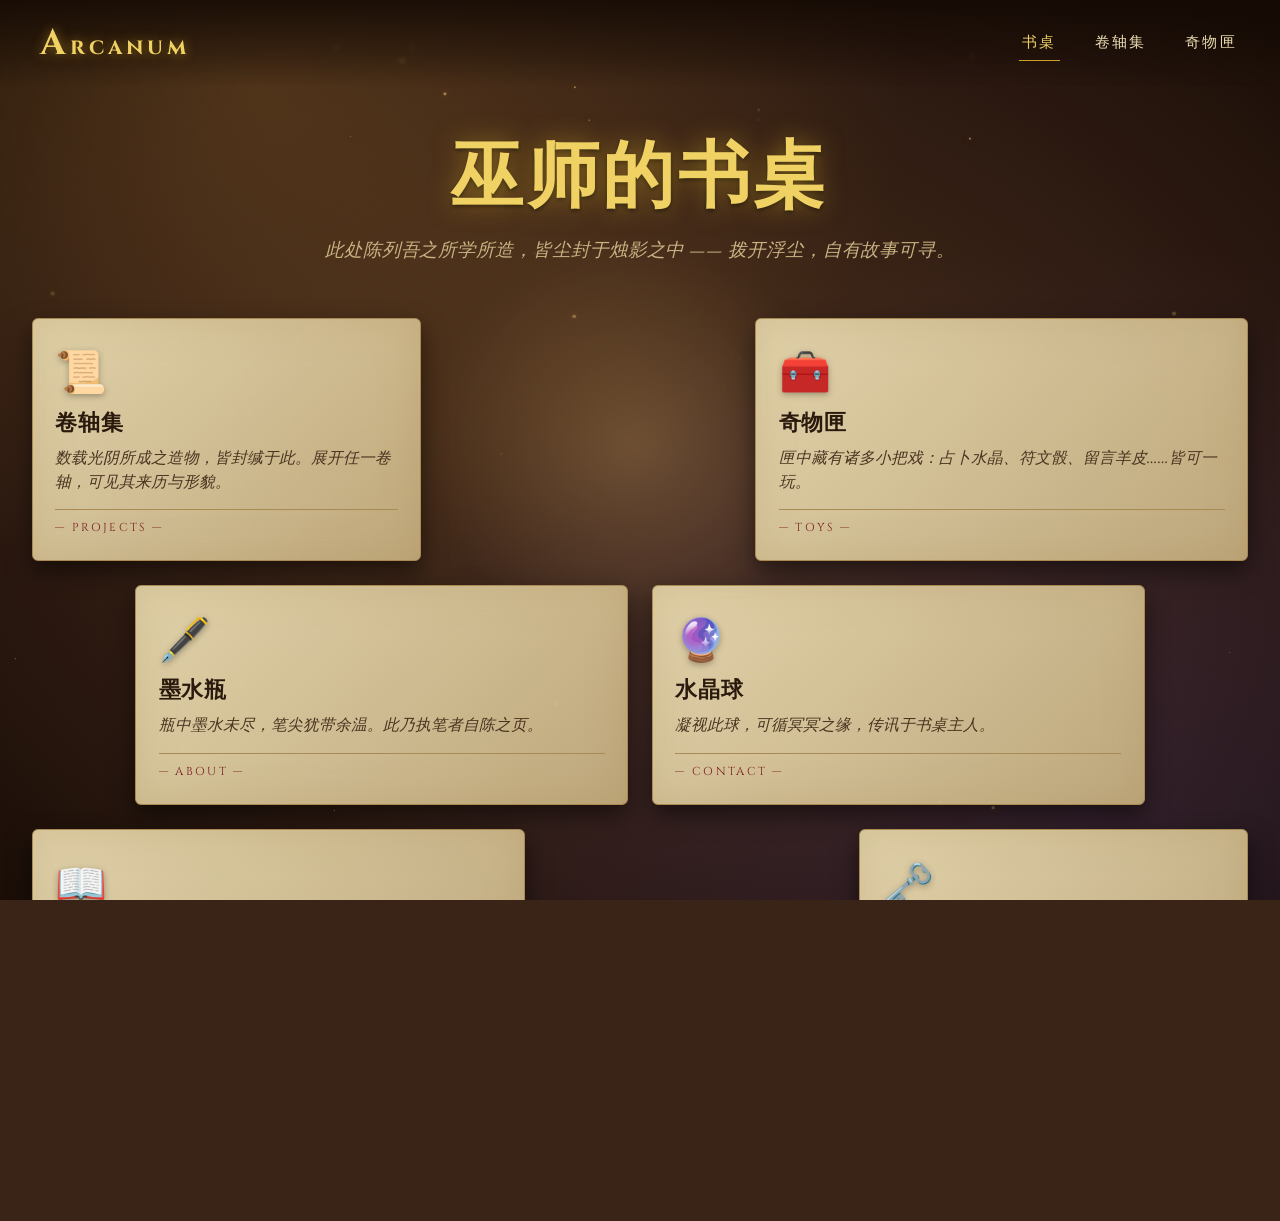
<file: index.html>
<!DOCTYPE html>
<html lang="zh-CN">
<head>
<meta charset="UTF-8">
<meta name="viewport" content="width=device-width, initial-scale=1.0">
<title>巫师的书桌 · A Wizard's Desk</title>
<link rel="stylesheet" href="assets/style.css">
</head>
<body>

<nav class="nav">
  <a href="index.html" class="nav-brand">Arcanum</a>
  <div class="nav-links">
    <a href="index.html" class="active">书桌</a>
    <a href="projects.html">卷轴集</a>
    <a href="toys.html">奇物匣</a>
  </div>
</nav>

<main>
  <section class="desk">
    <div class="desk-title reveal">
      <h1>巫师的书桌</h1>
      <p>此处陈列吾之所学所造，皆尘封于烛影之中 —— 拨开浮尘，自有故事可寻。</p>
    </div>

    <!-- 物品：项目卷轴 -->
    <a href="projects.html" class="relic pos-tl reveal" data-transition>
      <div>
        <div class="relic-icon">📜</div>
        <h3>卷轴集</h3>
        <p>数载光阴所成之造物，皆封缄于此。展开任一卷轴，可见其来历与形貌。</p>
      </div>
      <span class="relic-tag">— Projects —</span>
    </a>

    <!-- 物品：奇物匣 -->
    <a href="toys.html" class="relic pos-tr reveal" data-transition>
      <div>
        <div class="relic-icon">🧰</div>
        <h3>奇物匣</h3>
        <p>匣中藏有诸多小把戏：占卜水晶、符文骰、留言羊皮……皆可一玩。</p>
      </div>
      <span class="relic-tag">— Toys —</span>
    </a>

    <!-- 物品：墨水瓶（关于） -->
    <a href="#about" class="relic pos-ml reveal">
      <div>
        <div class="relic-icon">🖋️</div>
        <h3>墨水瓶</h3>
        <p>瓶中墨水未尽，笔尖犹带余温。此乃执笔者自陈之页。</p>
      </div>
      <span class="relic-tag">— About —</span>
    </a>

    <!-- 物品：水晶球（联系方式） -->
    <a href="#contact" class="relic pos-mr reveal">
      <div>
        <div class="relic-icon">🔮</div>
        <h3>水晶球</h3>
        <p>凝视此球，可循冥冥之缘，传讯于书桌主人。</p>
      </div>
      <span class="relic-tag">— Contact —</span>
    </a>

    <!-- 物品：书册（笔记） -->
    <a href="#" class="relic pos-bl reveal">
      <div>
        <div class="relic-icon">📖</div>
        <h3>残卷笔记</h3>
        <p>所读、所思、所疑，皆录于此。册页泛黄，字迹潦草，然偶有珠玑。</p>
      </div>
      <span class="relic-tag">— Notes —</span>
    </a>

    <!-- 物品：护身符（收藏） -->
    <a href="#" class="relic pos-br reveal">
      <div>
        <div class="relic-icon">🗝️</div>
        <h3>钥匙与符</h3>
        <p>所珍之物、所藏之链、所信之器。皆为心之所向，留作纪念。</p>
      </div>
      <span class="relic-tag">— Curated —</span>
    </a>
  </section>

  <footer class="foot">
    <span class="sep">✦</span> 烛火摇曳，墨迹未干 <span class="sep">✦</span>
  </footer>
</main>

<script src="assets/main.js"></script>
</body>
</html>
</file>
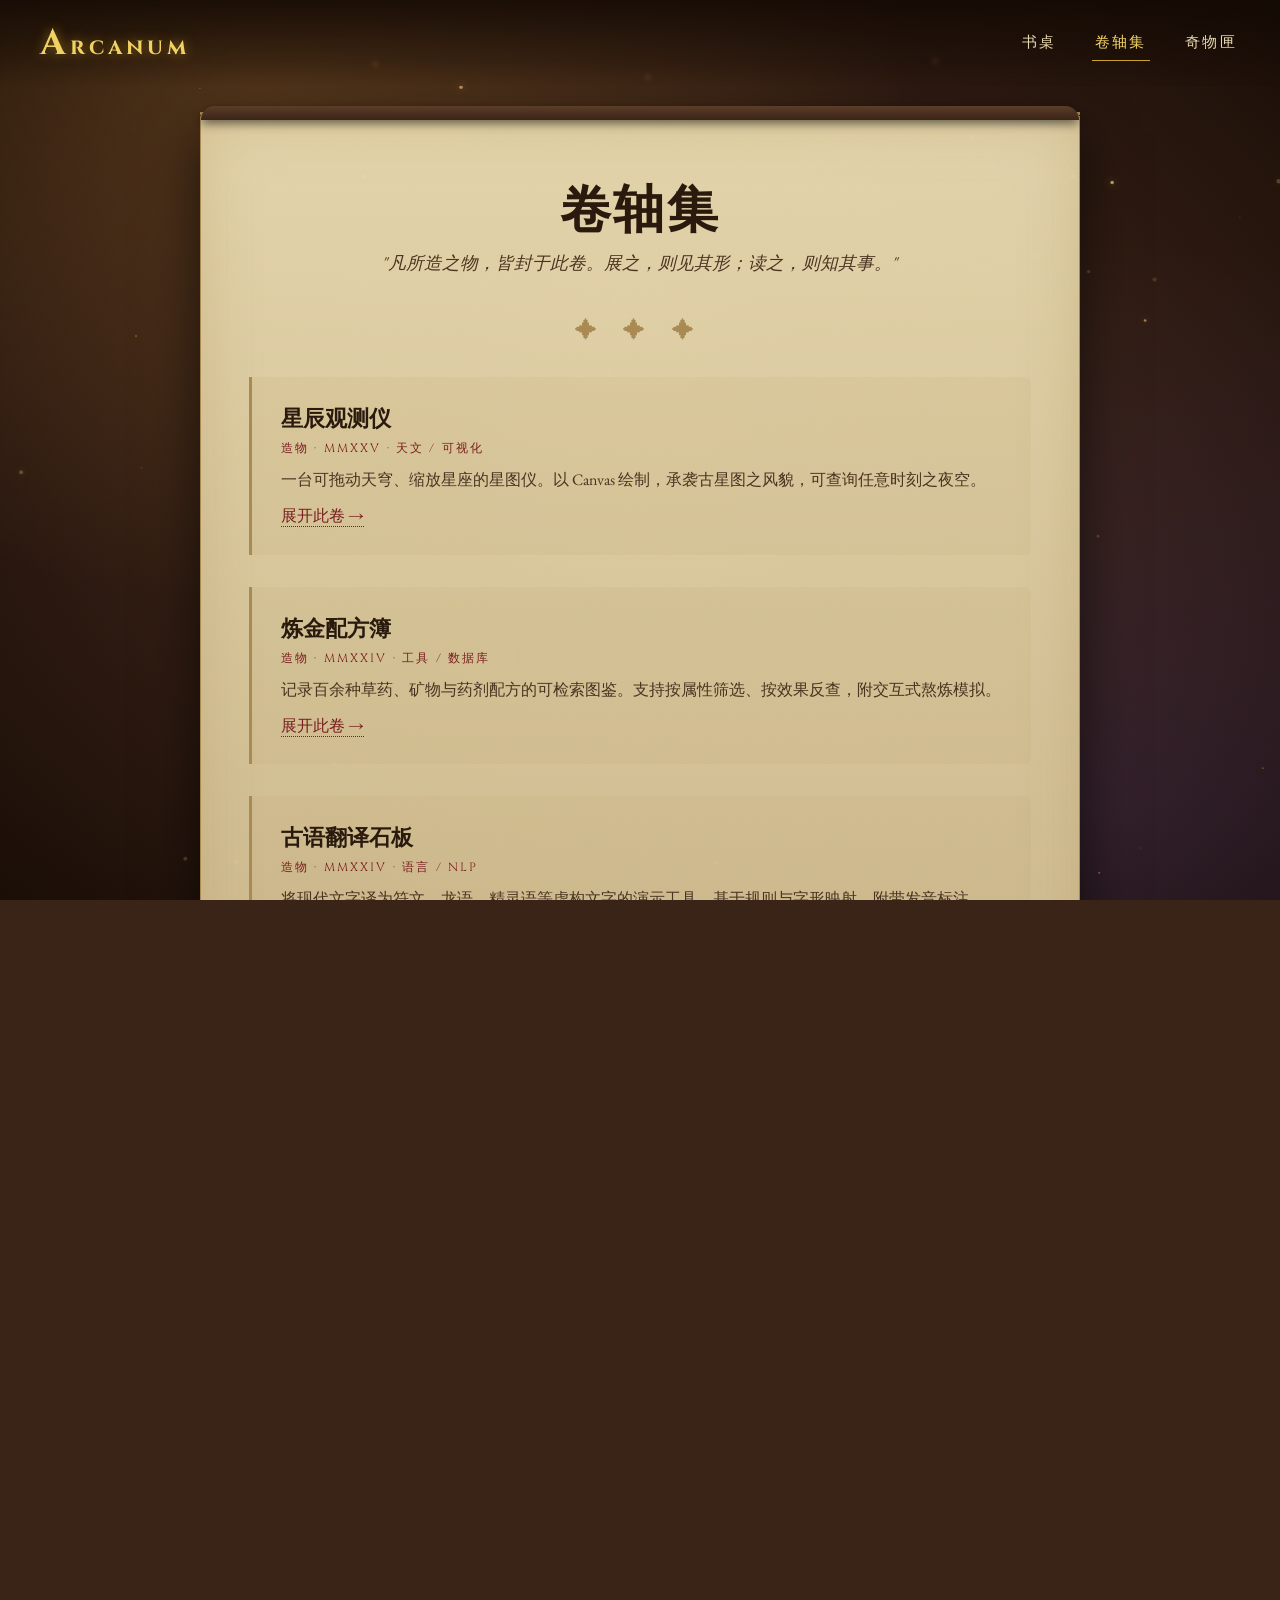
<file: projects.html>
<!DOCTYPE html>
<html lang="zh-CN">
<head>
<meta charset="UTF-8">
<meta name="viewport" content="width=device-width, initial-scale=1.0">
<title>卷轴集 · Scrolls</title>
<link rel="stylesheet" href="assets/style.css">
</head>
<body>

<nav class="nav">
  <a href="index.html" class="nav-brand">Arcanum</a>
  <div class="nav-links">
    <a href="index.html">书桌</a>
    <a href="projects.html" class="active">卷轴集</a>
    <a href="toys.html">奇物匣</a>
  </div>
</nav>

<main>
  <article class="scroll-page reveal">
    <h1 class="page-title">卷轴集</h1>
    <p class="page-sub">"凡所造之物，皆封于此卷。展之，则见其形；读之，则知其事。"</p>

    <div class="page-divider">✦ ✦ ✦</div>

    <div class="entry reveal">
      <h3>星辰观测仪</h3>
      <div class="entry-meta">造物 · MMXXV · 天文 / 可视化</div>
      <p>一台可拖动天穹、缩放星座的星图仪。以 Canvas 绘制，承袭古星图之风貌，可查询任意时刻之夜空。</p>
      <p style="margin-top:0.6rem"><a href="#">展开此卷 →</a></p>
    </div>

    <div class="entry reveal">
      <h3>炼金配方簿</h3>
      <div class="entry-meta">造物 · MMXXIV · 工具 / 数据库</div>
      <p>记录百余种草药、矿物与药剂配方的可检索图鉴。支持按属性筛选、按效果反查，附交互式熬炼模拟。</p>
      <p style="margin-top:0.6rem"><a href="#">展开此卷 →</a></p>
    </div>

    <div class="entry reveal">
      <h3>古语翻译石板</h3>
      <div class="entry-meta">造物 · MMXXIV · 语言 / NLP</div>
      <p>将现代文字译为符文、龙语、精灵语等虚构文字的演示工具。基于规则与字形映射，附带发音标注。</p>
      <p style="margin-top:0.6rem"><a href="#">展开此卷 →</a></p>
    </div>

    <div class="entry reveal">
      <h3>迷宫生成器</h3>
      <div class="entry-meta">造物 · MMXXIII · 算法 / 游戏</div>
      <p>以递归回溯算法生成随机地牢迷宫，可导出为图片或 JSON。曾用于一场跑团活动的即时地图。</p>
      <p style="margin-top:0.6rem"><a href="#">展开此卷 →</a></p>
    </div>

    <div class="entry reveal">
      <h3>书桌本站</h3>
      <div class="entry-meta">造物 · MMXXVI · 个人站点</div>
      <p>即汝此刻所观之页。以羊皮与烛火为题，欲将日常所造所玩，皆陈于一桌之上。</p>
      <p style="margin-top:0.6rem"><a href="index.html">回到书桌 →</a></p>
    </div>

    <div class="page-divider">✦ ✦ ✦</div>

    <p style="text-align:center; font-style:italic; color:var(--ink-soft);">
      卷轴未尽，墨池将涸。余者待他日补录。
    </p>
  </article>

  <footer class="foot">
    <a href="index.html" style="color:var(--parchment-dark); text-decoration:none; border-bottom:1px dotted var(--parchment-dark);">← 返回书桌</a>
    <span class="sep">✦</span> 烛火摇曳，墨迹未干 <span class="sep">✦</span>
  </footer>
</main>

<script src="assets/main.js"></script>
</body>
</html>
</file>
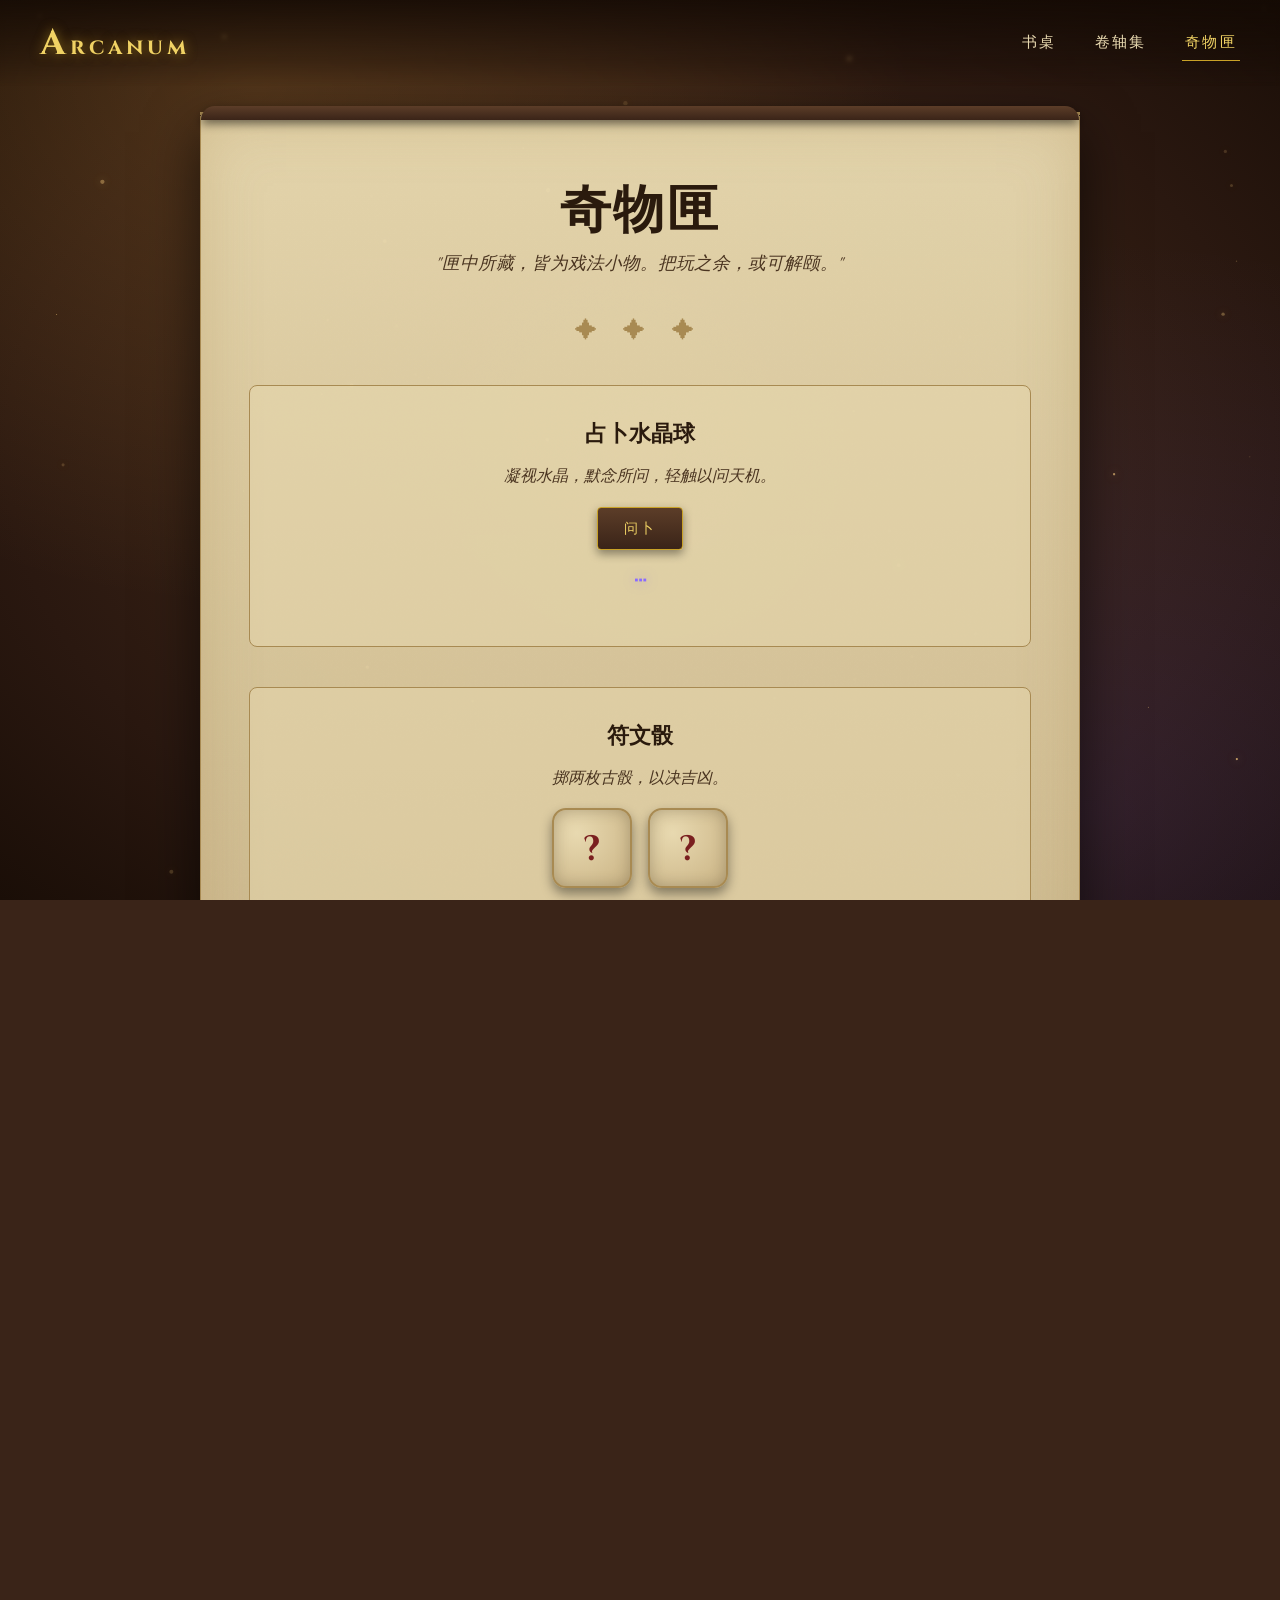
<file: toys.html>
<!DOCTYPE html>
<html lang="zh-CN">
<head>
<meta charset="UTF-8">
<meta name="viewport" content="width=device-width, initial-scale=1.0">
<title>奇物匣 · Curiosities</title>
<link rel="stylesheet" href="assets/style.css">
</head>
<body>

<nav class="nav">
  <a href="index.html" class="nav-brand">Arcanum</a>
  <div class="nav-links">
    <a href="index.html">书桌</a>
    <a href="projects.html">卷轴集</a>
    <a href="toys.html" class="active">奇物匣</a>
  </div>
</nav>

<main>
  <article class="scroll-page reveal">
    <h1 class="page-title">奇物匣</h1>
    <p class="page-sub">"匣中所藏，皆为戏法小物。把玩之余，或可解颐。"</p>

    <div class="page-divider">✦ ✦ ✦</div>

    <!-- 玩意1：占卜水晶球 -->
    <div class="toy reveal">
      <h3>占卜水晶球</h3>
      <p>凝视水晶，默念所问，轻触以问天机。</p>
      <button class="btn-rune" id="oracleBtn">问卜</button>
      <div class="oracle-display" id="oracleDisplay">⋯</div>
    </div>

    <!-- 玩意2：符文骰 -->
    <div class="toy reveal">
      <h3>符文骰</h3>
      <p>掷两枚古骰，以决吉凶。</p>
      <div class="dice-area" id="diceArea">
        <span class="die">?</span><span class="die">?</span>
      </div>
      <button class="btn-rune" id="diceBtn">掷骰</button>
      <div class="oracle-display" id="diceResult" style="font-size:1.1rem; min-height:1.5rem;"></div>
    </div>

    <!-- 玩意3：今日箴言 -->
    <div class="toy reveal">
      <h3>今日箴言</h3>
      <p>翻开羊皮，取一句古训为今日之铭。</p>
      <button class="btn-rune" id="proverbBtn">揭帖</button>
      <div class="oracle-display" id="proverbDisplay" style="font-size:1.15rem;"></div>
    </div>

    <div class="page-divider">✦ ✦ ✦</div>

    <p style="text-align:center; font-style:italic; color:var(--ink-soft);">
      匣底尚有余位，异日再添新物。
    </p>
  </article>

  <footer class="foot">
    <a href="index.html" style="color:var(--parchment-dark); text-decoration:none; border-bottom:1px dotted var(--parchment-dark);">← 返回书桌</a>
    <span class="sep">✦</span> 烛火摇曳，墨迹未干 <span class="sep">✦</span>
  </footer>
</main>

<script src="assets/main.js"></script>
<script>
/* ---------- 占卜水晶球 ---------- */
const oracles = [
  "星辰示以吉兆，宜前行。",
  "雾色未明，且待明日再问。",
  "所求之事，藏于汝心深处。",
  "逆风而行，亦能至岸。",
  "莫问前程，但问脚下。",
  "天机不可泄，唯勤可解之。",
  "旧缘将续，新缘未至。",
  "所失之物，近在咫尺。",
  "慎言，慎行，慎信。",
  "今日宜静，不宜动。"
];
const oracleBtn = document.getElementById('oracleBtn');
const oracleDisplay = document.getElementById('oracleDisplay');
oracleBtn.addEventListener('click', () => {
  oracleDisplay.style.opacity = '0';
  setTimeout(() => {
    oracleDisplay.textContent = oracles[Math.floor(Math.random() * oracles.length)];
    oracleDisplay.style.opacity = '1';
  }, 250);
});

/* ---------- 符文骰 ---------- */
const diceBtn = document.getElementById('diceBtn');
const diceArea = document.getElementById('diceArea');
const diceResult = document.getElementById('diceResult');
const runes = ['ᚠ','ᚢ','ᚦ','ᚨ','ᚱ','ᚲ'];
diceBtn.addEventListener('click', () => {
  const dice = diceArea.querySelectorAll('.die');
  dice.forEach(d => { d.classList.add('rolling'); d.textContent = runes[Math.floor(Math.random()*runes.length)]; });
  setTimeout(() => {
    dice.forEach(d => d.classList.remove('rolling'));
    const vals = Array.from(dice).map(d => runes.indexOf(d.textContent) + 1);
    const sum = vals.reduce((a,b)=>a+b,0);
    let fate = sum >= 8 ? "大吉" : sum >= 5 ? "中平" : "小凶";
    diceResult.textContent = `得 ${sum} 点 —— ${fate}`;
  }, 500);
});

/* ---------- 今日箴言 ---------- */
const proverbs = [
  "智者非无所不知，乃知其不知也。",
  "黑暗中的烛火，胜于正午的盲眼。",
  "山不辞土，故能成其高。",
  "光阴如沙，握紧则漏，摊掌则留。",
  "勇者非无惧，乃携惧而行。",
  "静水流深，浅水多声。",
  "笔比剑利，然心比笔锐。",
  "迷失于林者，方知星辰之贵。"
];
document.getElementById('proverbBtn').addEventListener('click', () => {
  const el = document.getElementById('proverbDisplay');
  el.style.opacity = '0';
  setTimeout(() => {
    el.textContent = '"' + proverbs[Math.floor(Math.random()*proverbs.length)] + '"';
    el.style.opacity = '1';
  }, 250);
});
</script>
</body>
</html>
</file>
<file: assets/style.css>
/* =========================================================
   西式奇幻风 · 共享样式
   羊皮纸 / 哥特字体 / 烛光 / 古旧书桌
   ========================================================= */

@import url('https://fonts.googleapis.com/css2?family=Cinzel:wght@400;600;700&family=MedievalSharp&family=EB+Garamond:ital,wght@0,400;0,500;1,400&display=swap');

/* ---------- 基础 ---------- */
* { margin: 0; padding: 0; box-sizing: border-box; }

:root {
  --ink: #2a1a0d;
  --ink-soft: #4a3420;
  --parchment: #e8d9b0;
  --parchment-dark: #c9b283;
  --parchment-deep: #a88a52;
  --wood: #3a2418;
  --wood-light: #5c3d28;
  --candle: #ffb347;
  --candle-glow: #ffd98a;
  --magic: #8a6bff;
  --magic-glow: #b8a4ff;
  --gold: #c9a227;
  --gold-bright: #f0d264;
  --blood: #7a1f1f;
  --shadow: rgba(20, 10, 0, 0.55);
}

html, body {
  height: 100%;
  font-family: 'EB Garamond', Georgia, serif;
  color: var(--ink);
  background: var(--wood);
  overflow-x: hidden;
}

body {
  background:
    radial-gradient(ellipse at 20% 10%, rgba(255, 179, 71, 0.18), transparent 45%),
    radial-gradient(ellipse at 85% 90%, rgba(138, 107, 255, 0.12), transparent 50%),
    radial-gradient(ellipse at center, #4a2f1c 0%, #2a1810 70%, #1a0e07 100%);
  min-height: 100vh;
  position: relative;
}

/* ---------- 烛光跟随光晕 ---------- */
.candlelight {
  position: fixed;
  width: 480px; height: 480px;
  border-radius: 50%;
  pointer-events: none;
  z-index: 1;
  background: radial-gradient(circle, rgba(255, 200, 120, 0.18), transparent 60%);
  transform: translate(-50%, -50%);
  mix-blend-mode: screen;
  transition: opacity 0.4s;
}

/* ---------- 尘光粒子画布 ---------- */
#dustCanvas {
  position: fixed; inset: 0;
  z-index: 2;
  pointer-events: none;
}

/* ---------- 顶部导航 ---------- */
.nav {
  position: fixed;
  top: 0; left: 0; right: 0;
  z-index: 100;
  display: flex;
  align-items: center;
  justify-content: space-between;
  padding: 1.2rem 2.5rem;
  background: linear-gradient(180deg, rgba(20, 10, 4, 0.85), rgba(20, 10, 4, 0.3) 70%, transparent);
  backdrop-filter: blur(2px);
}

.nav-brand {
  font-family: 'Cinzel', serif;
  font-weight: 700;
  font-size: 1.4rem;
  color: var(--gold-bright);
  letter-spacing: 0.18em;
  text-shadow: 0 0 12px rgba(201, 162, 39, 0.6);
  text-decoration: none;
}

.nav-brand::first-letter { font-size: 1.6em; }

.nav-links { display: flex; gap: 2rem; }

.nav-links a {
  font-family: 'Cinzel', serif;
  font-size: 0.95rem;
  color: var(--parchment);
  letter-spacing: 0.15em;
  text-transform: uppercase;
  text-decoration: none;
  padding: 0.4rem 0.2rem;
  border-bottom: 1px solid transparent;
  transition: all 0.35s;
  position: relative;
}
.nav-links a:hover {
  color: var(--gold-bright);
  border-bottom-color: var(--gold);
  text-shadow: 0 0 10px rgba(240, 210, 100, 0.5);
}
.nav-links a.active {
  color: var(--gold-bright);
  border-bottom-color: var(--gold);
}

/* ---------- 主区域 ---------- */
main { position: relative; z-index: 10; }

/* ---------- 书桌主页 ---------- */
.desk {
  min-height: 100vh;
  padding: 8rem 2rem 4rem;
  display: grid;
  grid-template-columns: repeat(12, 1fr);
  grid-auto-rows: minmax(120px, auto);
  gap: 1.5rem;
  max-width: 1400px;
  margin: 0 auto;
}

.desk-title {
  grid-column: 1 / -1;
  text-align: center;
  margin-bottom: 2rem;
}
.desk-title h1 {
  font-family: 'MedievalSharp', cursive;
  font-size: clamp(2.5rem, 6vw, 4.5rem);
  color: var(--gold-bright);
  letter-spacing: 0.05em;
  text-shadow: 0 0 24px rgba(201, 162, 39, 0.5), 0 2px 4px rgba(0,0,0,0.6);
}
.desk-title p {
  margin-top: 0.8rem;
  font-style: italic;
  font-size: 1.15rem;
  color: var(--parchment-dark);
  letter-spacing: 0.05em;
}

/* ---------- 桌上物品（卡片） ---------- */
.relic {
  position: relative;
  background:
    linear-gradient(135deg, rgba(232, 217, 176, 0.96), rgba(201, 178, 131, 0.92)),
    url("data:image/svg+xml,%3Csvg xmlns='http://www.w3.org/2000/svg' width='120' height='120'%3E%3Cfilter id='n'%3E%3CfeTurbulence baseFrequency='0.9' numOctaves='3' stitchTiles='stitch'/%3E%3C/filter%3E%3Crect width='120' height='120' filter='url(%23n)' opacity='0.18'/%3E%3C/svg%3E");
  border: 1px solid var(--parchment-deep);
  border-radius: 6px;
  padding: 1.6rem 1.4rem;
  color: var(--ink);
  text-decoration: none;
  box-shadow:
    0 10px 24px rgba(0,0,0,0.5),
    inset 0 0 40px rgba(168, 138, 82, 0.25);
  transition: transform 0.4s cubic-bezier(.2,.8,.2,1), box-shadow 0.4s, filter 0.4s;
  cursor: pointer;
  display: flex;
  flex-direction: column;
  justify-content: space-between;
  min-height: 220px;
  overflow: hidden;
}
.relic::before {
  /* 烛光高亮 */
  content: '';
  position: absolute; inset: 0;
  background: radial-gradient(circle at var(--mx, 50%) var(--my, 50%), rgba(255, 200, 120, 0.35), transparent 55%);
  opacity: 0;
  transition: opacity 0.4s;
  pointer-events: none;
}
.relic:hover {
  transform: translateY(-8px) rotate(-0.6deg) scale(1.02);
  box-shadow:
    0 22px 44px rgba(0,0,0,0.6),
    0 0 30px rgba(255, 179, 71, 0.4),
    inset 0 0 40px rgba(168, 138, 82, 0.25);
  filter: brightness(1.05);
  z-index: 20;
}
.relic:hover::before { opacity: 1; }

.relic-icon {
  font-size: 2.6rem;
  margin-bottom: 0.6rem;
  filter: drop-shadow(0 2px 3px rgba(0,0,0,0.3));
}
.relic h3 {
  font-family: 'Cinzel', serif;
  font-weight: 600;
  font-size: 1.35rem;
  color: var(--ink);
  margin-bottom: 0.5rem;
  letter-spacing: 0.03em;
}
.relic p {
  font-size: 0.98rem;
  line-height: 1.5;
  color: var(--ink-soft);
  font-style: italic;
}
.relic-tag {
  display: inline-block;
  margin-top: 1rem;
  font-family: 'Cinzel', serif;
  font-size: 0.72rem;
  letter-spacing: 0.2em;
  text-transform: uppercase;
  color: var(--blood);
  border-top: 1px solid var(--parchment-deep);
  padding-top: 0.6rem;
}

/* 物品位置错落 */
.relic.pos-tl { grid-column: 1 / 5;  transform: rotate(-2deg); }
.relic.pos-tl:hover { transform: translateY(-8px) rotate(-0.6deg) scale(1.02); }
.relic.pos-tr { grid-column: 8 / 13; transform: rotate(1.5deg); }
.relic.pos-tr:hover { transform: translateY(-8px) rotate(-0.6deg) scale(1.02); }
.relic.pos-ml { grid-column: 2 / 7;  transform: rotate(1deg); }
.relic.pos-ml:hover { transform: translateY(-8px) rotate(-0.6deg) scale(1.02); }
.relic.pos-mr { grid-column: 7 / 12; transform: rotate(-1.5deg); }
.relic.pos-mr:hover { transform: translateY(-8px) rotate(-0.6deg) scale(1.02); }
.relic.pos-bl { grid-column: 1 / 6;  transform: rotate(-1deg); }
.relic.pos-bl:hover { transform: translateY(-8px) rotate(-0.6deg) scale(1.02); }
.relic.pos-br { grid-column: 9 / 13; transform: rotate(2deg); }
.relic.pos-br:hover { transform: translateY(-8px) rotate(-0.6deg) scale(1.02); }

/* ---------- 卷轴式页面容器 ---------- */
.scroll-page {
  max-width: 880px;
  margin: 7rem auto 4rem;
  padding: 3.5rem 3rem;
  background:
    linear-gradient(180deg, rgba(232, 217, 176, 0.97), rgba(201, 178, 131, 0.95)),
    url("data:image/svg+xml,%3Csvg xmlns='http://www.w3.org/2000/svg' width='120' height='120'%3E%3Cfilter id='n'%3E%3CfeTurbulence baseFrequency='0.85' numOctaves='3' stitchTiles='stitch'/%3E%3C/filter%3E%3Crect width='120' height='120' filter='url(%23n)' opacity='0.2'/%3E%3C/svg%3E");
  border-top: 8px double var(--parchment-deep);
  border-bottom: 8px double var(--parchment-deep);
  border-left: 1px solid var(--parchment-deep);
  border-right: 1px solid var(--parchment-deep);
  box-shadow:
    0 20px 50px rgba(0,0,0,0.6),
    inset 0 0 60px rgba(168, 138, 82, 0.3);
  position: relative;
  color: var(--ink);
}
.scroll-page::before, .scroll-page::after {
  content: '';
  position: absolute; left: 0; right: 0; height: 14px;
  background: linear-gradient(180deg, var(--wood-light), var(--wood));
  box-shadow: 0 4px 10px rgba(0,0,0,0.5);
}
.scroll-page::before { top: -14px; border-radius: 14px 14px 0 0; }
.scroll-page::after  { bottom: -14px; border-radius: 0 0 14px 14px; }

.page-title {
  font-family: 'MedievalSharp', cursive;
  font-size: clamp(2rem, 5vw, 3.2rem);
  text-align: center;
  color: var(--ink);
  margin-bottom: 0.4rem;
  letter-spacing: 0.04em;
}
.page-sub {
  text-align: center;
  font-style: italic;
  color: var(--ink-soft);
  margin-bottom: 2.5rem;
  font-size: 1.1rem;
}
.page-divider {
  text-align: center;
  margin: 2rem 0;
  color: var(--parchment-deep);
  font-size: 1.4rem;
  letter-spacing: 0.5em;
}

/* ---------- 项目条目 ---------- */
.entry {
  margin: 2rem 0;
  padding: 1.6rem 1.8rem;
  border-left: 3px solid var(--parchment-deep);
  background: rgba(168, 138, 82, 0.08);
  border-radius: 0 6px 6px 0;
  transition: all 0.4s;
}
.entry:hover {
  background: rgba(255, 179, 71, 0.15);
  border-left-color: var(--gold);
  transform: translateX(6px);
}
.entry h3 {
  font-family: 'Cinzel', serif;
  font-size: 1.4rem;
  color: var(--ink);
  margin-bottom: 0.4rem;
}
.entry .entry-meta {
  font-family: 'Cinzel', serif;
  font-size: 0.75rem;
  letter-spacing: 0.18em;
  text-transform: uppercase;
  color: var(--blood);
  margin-bottom: 0.6rem;
}
.entry p { line-height: 1.65; color: var(--ink-soft); }
.entry a {
  color: var(--blood);
  text-decoration: none;
  border-bottom: 1px dotted var(--blood);
}
.entry a:hover { color: var(--gold); border-bottom-color: var(--gold); }

/* ---------- 小玩意交互区 ---------- */
.toy {
  margin: 2.5rem 0;
  padding: 2rem;
  border: 1px solid var(--parchment-deep);
  border-radius: 8px;
  background: rgba(232, 217, 176, 0.5);
  text-align: center;
}
.toy h3 {
  font-family: 'Cinzel', serif;
  font-size: 1.4rem;
  margin-bottom: 1rem;
}
.toy p { color: var(--ink-soft); margin-bottom: 1.2rem; font-style: italic; }

.btn-rune {
  font-family: 'Cinzel', serif;
  letter-spacing: 0.15em;
  background: linear-gradient(180deg, var(--wood-light), var(--wood));
  color: var(--gold-bright);
  border: 1px solid var(--gold);
  padding: 0.7rem 1.6rem;
  border-radius: 4px;
  cursor: pointer;
  font-size: 0.9rem;
  text-transform: uppercase;
  transition: all 0.3s;
  box-shadow: 0 4px 10px rgba(0,0,0,0.4);
}
.btn-rune:hover {
  background: linear-gradient(180deg, var(--gold), var(--wood-light));
  color: var(--ink);
  box-shadow: 0 0 18px rgba(201, 162, 39, 0.6);
}
.btn-rune:active { transform: translateY(2px); }

/* 魔法八球 */
.oracle-display {
  font-family: 'MedievalSharp', cursive;
  font-size: 1.4rem;
  color: var(--magic);
  min-height: 3rem;
  margin-top: 1rem;
  text-shadow: 0 0 12px rgba(138, 107, 255, 0.6);
  transition: opacity 0.3s;
}

/* 符文骰子 */
.dice-area {
  font-size: 3.5rem;
  margin: 1rem 0;
  min-height: 5rem;
  display: flex; justify-content: center; gap: 1rem;
}
.die {
  display: inline-block;
  width: 80px; height: 80px;
  line-height: 80px;
  background: radial-gradient(circle at 30% 30%, var(--parchment), var(--parchment-dark));
  border: 2px solid var(--parchment-deep);
  border-radius: 14px;
  font-family: 'Cinzel', serif;
  font-weight: 700;
  font-size: 2.2rem;
  color: var(--blood);
  box-shadow: inset 0 0 15px rgba(0,0,0,0.2), 0 6px 12px rgba(0,0,0,0.4);
  transition: transform 0.4s;
}
.die.rolling { animation: shake 0.5s; }
@keyframes shake {
  0%,100% { transform: rotate(0) translateY(0); }
  25% { transform: rotate(-12deg) translateY(-6px); }
  75% { transform: rotate(12deg) translateY(-6px); }
}

/* ---------- 页脚 ---------- */
.foot {
  text-align: center;
  padding: 2rem;
  font-style: italic;
  color: var(--parchment-dark);
  font-size: 0.9rem;
  letter-spacing: 0.05em;
  position: relative;
  z-index: 10;
}
.foot .sep { color: var(--gold); margin: 0 0.6rem; }

/* ---------- 揭示动画 ---------- */
.reveal {
  opacity: 0;
  transform: translateY(30px);
  transition: opacity 0.9s, transform 0.9s;
}
.reveal.in { opacity: 1; transform: none; }

/* ---------- 响应式 ---------- */
@media (max-width: 820px) {
  .nav { padding: 1rem 1.2rem; flex-direction: column; gap: 0.8rem; }
  .nav-links { gap: 1.2rem; }
  .desk { grid-template-columns: 1fr; padding: 7rem 1rem 3rem; }
  .relic.pos-tl, .relic.pos-tr, .relic.pos-ml, .relic.pos-mr, .relic.pos-bl, .relic.pos-br {
    grid-column: 1 / -1;
  }
  .scroll-page { margin: 6rem 1rem 3rem; padding: 2rem 1.4rem; }
}
</file>
